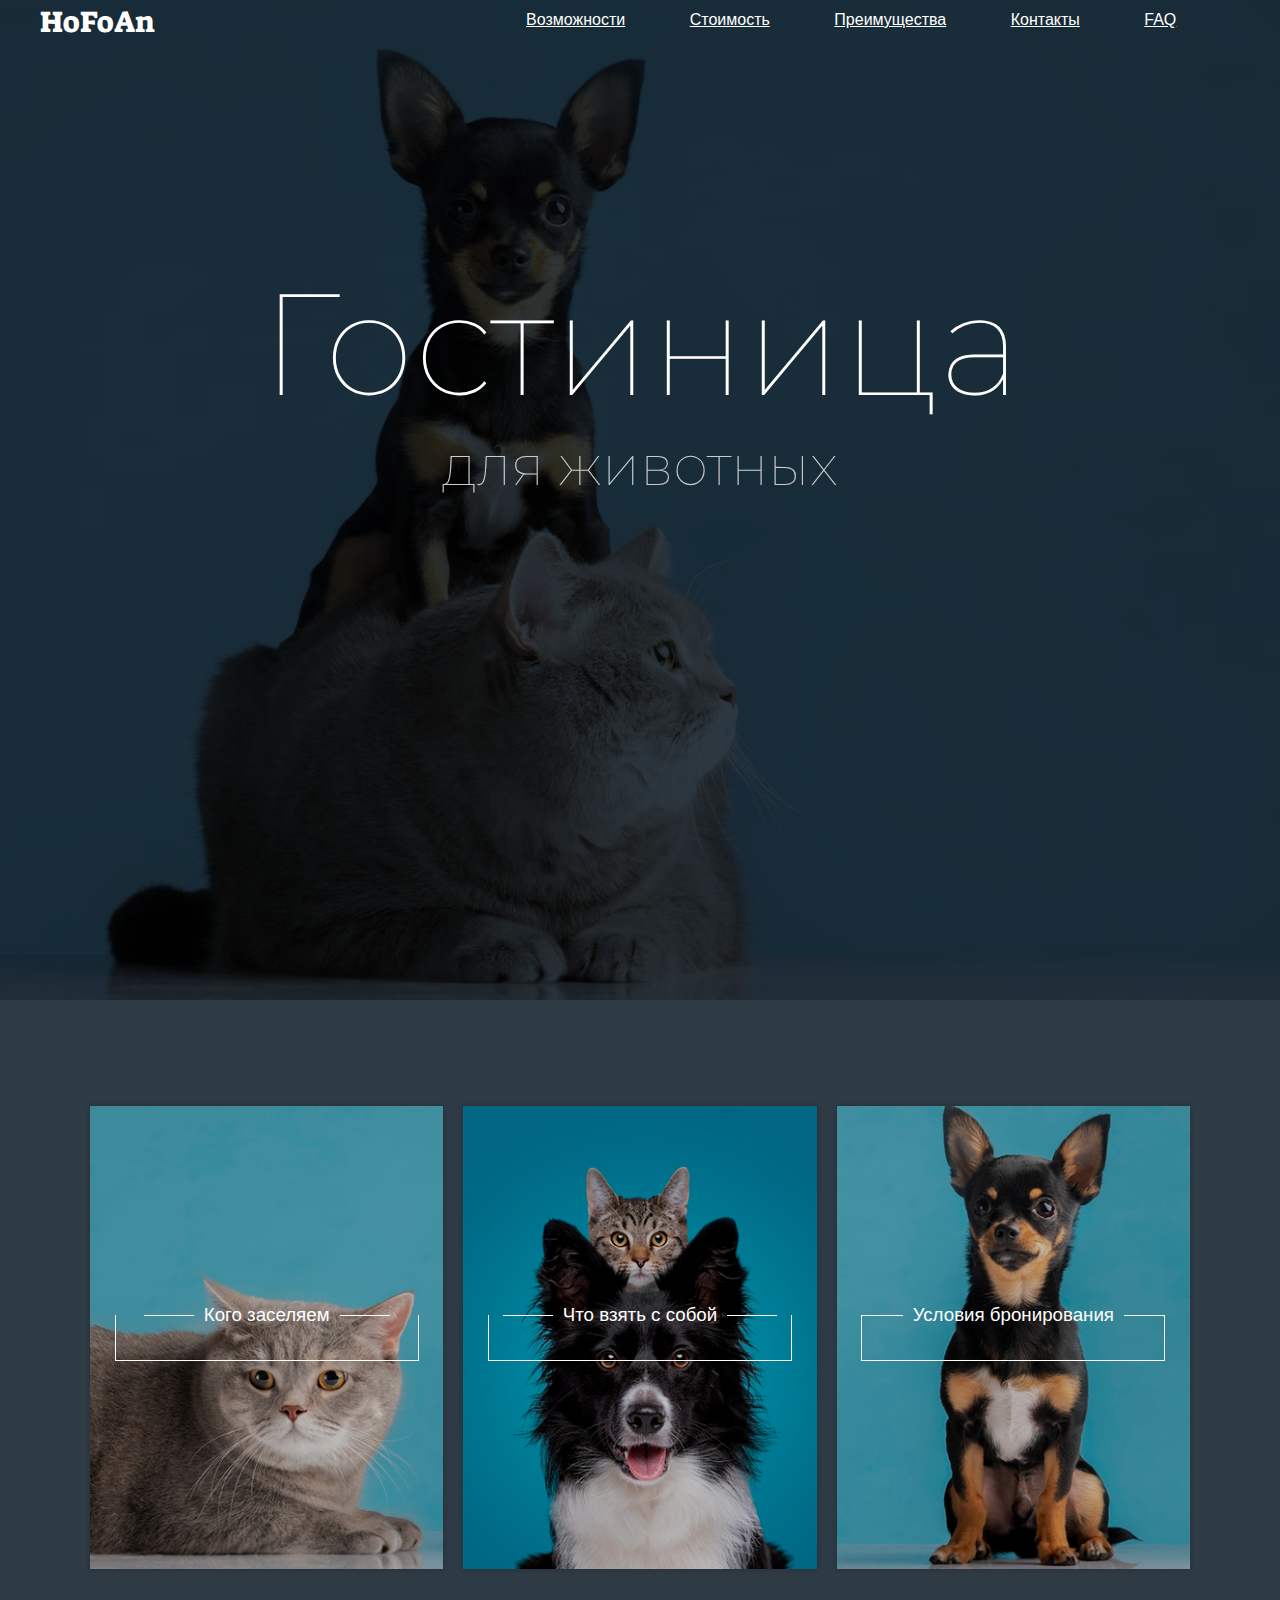
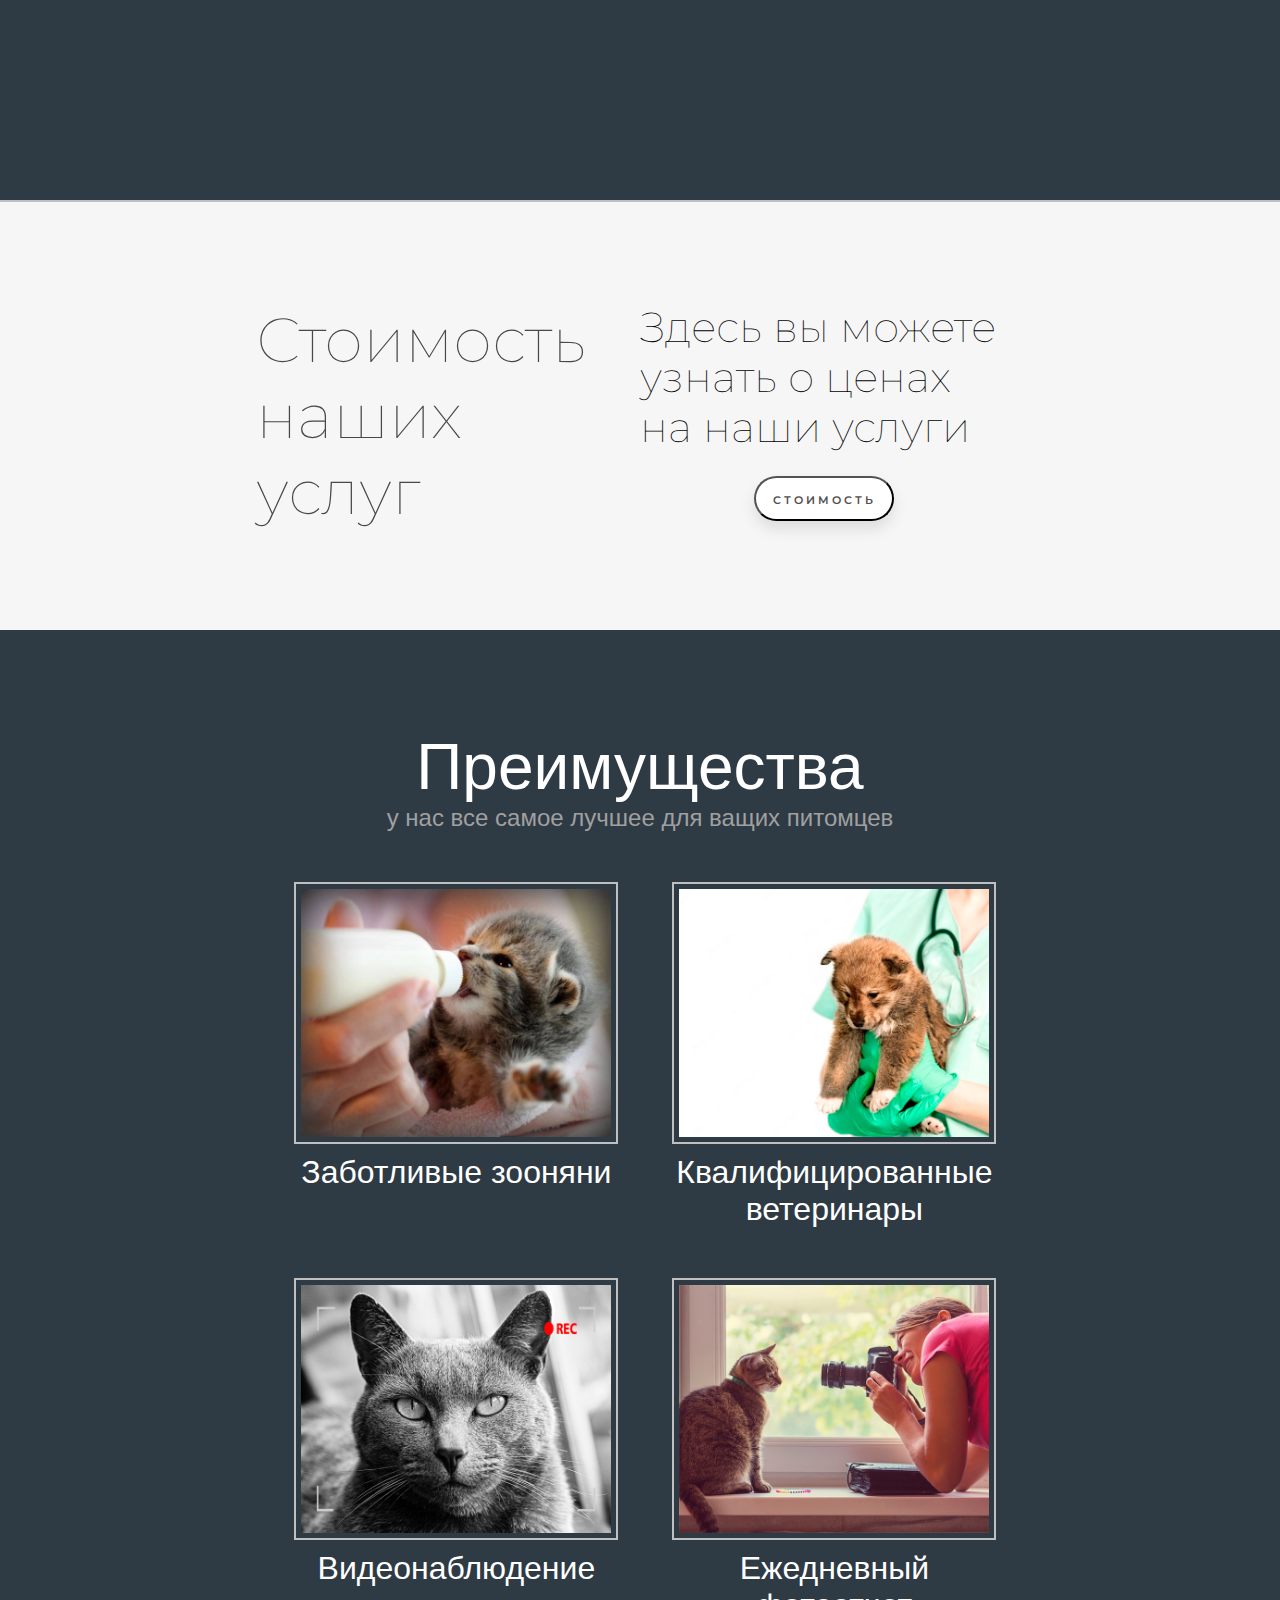
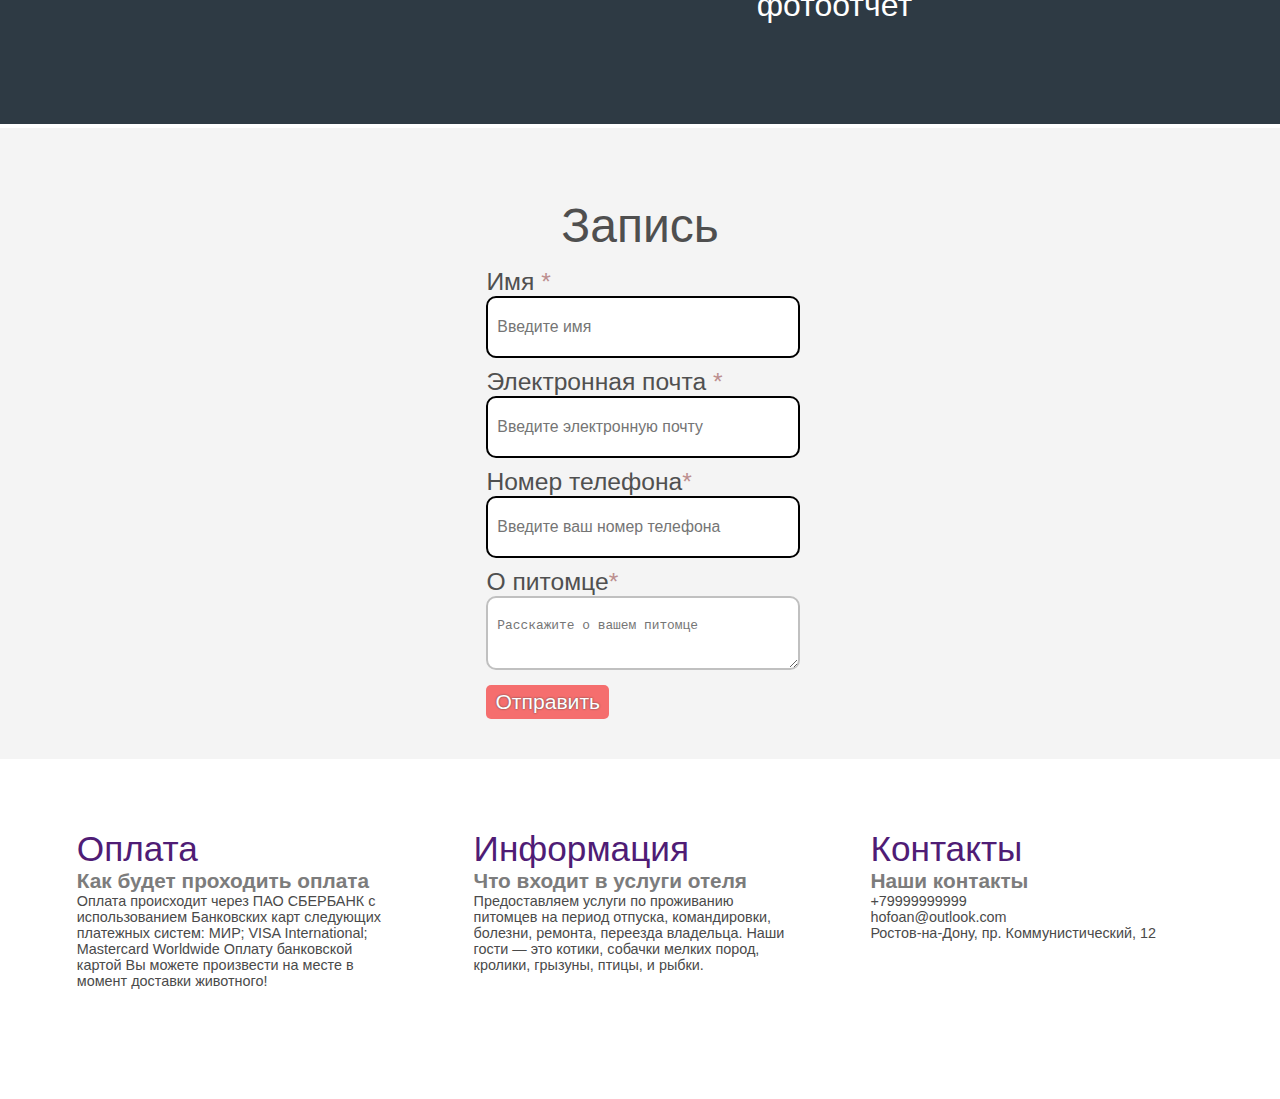
<file: html.html>
<!DOCTYPE html>
<html lang="ru">
<head>
    <meta charset="UTF-8">
    <link rel="stylesheet" href="assets/css/css.css">
    <title>HoFoAn</title>
</head>
<body>
    <header>
        <div id="logo" onclick="slowScroll('#top')">
            <span>HoFoAn</span>
        </div>
        <div Id="about">
            <a href="#" title="Возможности" onclick="slowScroll('#main')">Возможности</a>
            <a href="#" title="Возможности" onclick="slowScroll('#price')">Стоимость</a>
            <a href="#" title="Преимущества" onclick="slowScroll('#overview')">Преимущества</a>
            <a href="#" title="Контакты" onclick="slowScroll('#contacts')">Контакты</a>
            <a href="#" title="Ответы на вопросы" onclick="slowScroll('#faq')">FAQ</a>
        </div>
    </header>
    <div id="top">
        <h1>Гостиница</h1>
        <h3>для животных</h3>
    </div>
    <div id="main">
        <div class="portfolio-wrap">
            <div class="portfolio-item">
                <div class="portfolio-item-wrap">
                    <a href="">
                        <img src="assets/images/bluecat.png">
                        <div class="portfolio-item-inner">
                            <div class="portfolio-heading">
                                <h3>Кого заселяем</h3>
                            </div>
                            <ul>
                                <li>Клинически здоровых домашних питомцев.</li>
                                <li>С любым рационом питания, в том числе натуральным</li>
                                <li>Требующих особый уход НЕ инфекционного происхождения</li>
                                <li>Мы НЕ принимаем питомцев с любыми признаками проявления инфекционных заболеваний
                                </li>
                            </ul>
                        </div>
                    </a>
                </div>
            </div>
            <div class="portfolio-item">
                <div class="portfolio-item-wrap">
                    <a href="">
                        <img src="assets/images/catdog.png">
                        <div class="portfolio-item-inner">
                            <div class="portfolio-heading">
                                <h3>Что взять с собой</h3>
                            </div>
                            <ul>
                                <li>Питомца</li>
                                <li>Корм на период пребывания</li>
                                <li>Миску, совок, лоток или приобрести новые предметы ухода у нас</li>
                                <li>Любимые игрушки, лежанку, домик, когтеточку по желанию</li>
                                <li>Наполнитель на период пребывания или приобрести его у нас</li>
                            </ul>
                        </div>
                    </a>
                </div>
            </div>
            <div class="portfolio-item">
                <div class="portfolio-item-wrap">
                    <a href="">
                        <img src="assets/images/dogdog.png">
                        <div class="portfolio-item-inner">
                            <div class="portfolio-heading">
                                <h3>Условия бронирования</h3>
                            </div>
                            <ul>
                                <li>На сайте онлайн, по телефону</li>
                                <li>Оплата наличными или картой в момент заселения животного</li>
                                <li>Перед бронированием Вы можете совершить гостевой визит</li>
                                <li>Период проживания от 1 дня. День заселения и выселения оплачиваются полной
                                    стоимостью</li>
                            </ul>
                        </div>
                    </a>
                </div>
            </div>
        </div>
    </div>
    <div id="price">
        <div class="intro">
            <h2>Стоимость</h2>
            <h2>наших услуг</h2>
        </div>
        <div class="text">
            <h3>Здесь вы можете узнать о ценах на наши услуги</h3><br>
            <button class="floating-button">Стоимость</button>
        </div>
    </div>
    <div class="modal">
        <div class="modal-content">
            <span class="close-button">×</span>
            <h2>Номер для собак</h2><br>
            <p>от 1 до 10 кг — 600 ₽</p>
            <p>от 10 до 20 кг — 800 ₽</p>
            <p>от 20 до 30 кг — 900 ₽</p>
            <p>от 30 до 40 кг — 1 000 ₽</p><br>
            <h2>Номер для кошек</h2><br>
            <p>Номер стандарт — 300 ₽</p>
            <p>Номер люкс — 700 ₽</p>
            <p>Номер люкс для 2 кошек — 900 ₽</p>
            <p>Номер люкс для 3 кошек — 1 100 ₽</p><br>
            <h2>Номер для грызунов, птиц и т.д.</h2><br>
            <p>Номер стандарт — 300 ₽</p>
        </div>
    </div>
    <div id="overview">
        <h2>Преимущества</h2>
        <h4>у нас все самое лучшее для ващих питомцев</h4>

        <div class="img">
            <img src="assets/images/kotenok.png" alt="">
            <span>Заботливые зооняни</span>
        </div>

        <div class="img">
            <img src="assets/images/vetdog.png" alt="">
            <span>Квалифицированные ветеринары</span>
        </div>

        <div class="img">
            <img src="assets/images/cameracat.png" alt="">
            <span>Видеонаблюдение</span>
        </div>

        <div class="img">
            <img src="assets/images/photocat.png" alt="">
            <span>Ежедневный фотоотчет</span>
        </div>
    </div>

    <div id="contacts">
        <center>
            <h5>Запись</h5>
        </center>
        <form id="form_input">
            <label for="name">Имя <span>*</span></label><br>
            <input type="text" placeholder="Введите имя" name="name" id="name"><br>
            <label for="email">Электронная почта <span>*</span></label><br>
            <input type="text" placeholder="Введите электронную почту" name="email" id="email"><br>
            <label for="message">Номер телефона<span>*</span></label><br>
            <input type="text" placeholder="Введите ваш номер телефона" name="number" id="number"><br>
            <label for="message">О питомце<span>*</span></label><br>
            <textarea placeholder="Расскажите о вашем питомце" name="message" id="message"></textarea><br>
            <div id="mess_send" class="btn">Отправить</div>
        </form>
    </div>

    <div id="faq">
        <div>
            <span class="title">Оплата</span><br>
            <span class="heading">Как будет проходить оплата</span><br>
            <p>Оплата происходит через ПАО СБЕРБАНК с использованием Банковских карт следующих платежных систем:

                МИР;
                VISA International;
                Mastercard Worldwide
                Оплату банковской картой Вы можете произвести на месте в момент доставки животного!</p>
        </div>
        <div>
            <span class="title">Информация</span><br>
            <span class="heading">Что входит в услуги отеля</span><br>
            <p>Предоставляем услуги по проживанию питомцев на период отпуска, командировки, болезни, ремонта, переезда
                владельца.
                Наши гости — это котики, собачки мелких пород, кролики, грызуны, птицы, и рыбки.</p>
        </div>
        <div>
            <span class="title">Контакты</span><br>
            <span class="heading">Наши контакты</span><br>
            <p>+79999999999 <br>
                hofoan@outlook.com <br>
                Ростов-на-Дону, пр. Коммунистический, 12</p>
        </div>
    </div>


    <script src="https://ajax.googleapis.com/ajax/libs/jquery/3.3.1/jquery.min.js"></script>
    <script>
        function slowScroll(id) {
            $('html, body').animate({
                scrollTop: $(id).offset().top
            }, 500);
        }

        $(document).on("scroll", function () {
            if ($(window).scrollTop() === 0)
                $("header").removeClass("fixed");
            else
                $("header").attr("class", "fixed");
        });
    </script>
    <script>
        var modal = document.querySelector(".modal");
        var trigger = document.querySelector(".floating-button");
        var closeButton = document.querySelector(".close-button");

        function toggleModal() {
            modal.classList.toggle("show-modal");
        }

        function windowOnClick(event) {
            if (event.target === modal) {
                toggleModal();
            }
        }

        trigger.addEventListener("click", toggleModal);
        closeButton.addEventListener("click", toggleModal);
        window.addEventListener("click", windowOnClick);
    </script>
</body>
</html>
</file>
<file: assets/css/css.css>
@import url('https://fonts.googleapis.com/css2?family=Montserrat:wght@100;200;600&family=Suez+One&display=swap');

* {
    margin: 0;
    padding: 0;
    outline: none;
    box-sizing: border-box;
}

body,
html {
    width: 100%;
    height: 2000px;
}

body {
    background-color: #ffffff;
    font-family: TrebuchetMS, Helvetica, serif;
}

head {
    width: 100%;
    padding: 10px 0.5% 0px 0.5%;
    background: transparent;
    float: left;
    position: fixed;
}

header #logo {
    color: #fff;
    cursor: pointer;
}

header #logo span {
    font-size: 1.7em;
    line-height: 45px;
    margin-left: 40px;
    font-family: 'Suez One', serif;
}

@media (min-width: 701px) {
    #logo {
        float: left;
        width: 30%;
        font-size: 1.1em;
    }

    #about {
        float: right;
        width: 67%;
    }
}

@media (max-width: 700px) {
    #logo {
        margin-top: 15px;
        width: 100%;
        font-size: 1.5em;
    }

    #about {
        float: left;
        width: 100%;
    }
}

#about {
    text-align: center;
    font-size: 1em;
    line-height: 40px;
    margin-bottom: 10px;
}

#about>a {
    color: white
}

#about>a:hover {
    color: #b0b0b0;
    text-decoration: underline;
}

#about>a:not(:last-child) {
    margin-right: 7%;
}

.fixed {
    z-index: 5000;
    background-color: white;
    border-bottom: 1px solid silver;
    position: fixed;
    top: 0;
    width: 100%;
}

header.fixed #logo {
    color: #343434
}

.fixed #about a {
    color: #343434
}

.fixed #about a:hover {
    color: #7c7c7c
}

#top {
    width: 100%;
    height: 1000px;
    background-image: url('/assets/images/dogcatbackground.png');
    background-blend-mode: multiply;
    background-color: #2e3a44;
    background-size: cover;
    text-align: center;
    color: white;
    font-size: 3em;
}

#top h1 {
    padding-top: 20%;
    font-family: 'Montserrat';
    font-size: 3em;
}

#top h3 {
    color: #ccc;
    font-family: 'Montserrat';
}

#price {
    padding: 100px 20%;
    float: left;
    background-color: #f6f6f6;
    border-top: 2px solid silver;
    color: #484848;
    font-size: 1.3em;
}

#price div {
    width: 48%;
    margin-right: 2%;
    float: left;
}

#price h2 {
    font-size: 3em;
    font-family: 'Montserrat', sans-serif;
}

#price h3 {
    font-family: 'Montserrat', sans-serif;
    font-size: 2em;
    color: #000000;
}


#overview {
    float: left;
    background-image: url('/assets/images/catdogback.png');
    background-blend-mode: multiply;
    background-color: #2e3a44;
    background-size: cover;
    background-attachment: fixed;
    padding: 100px;
    width: 100%;
    text-align: center;
    color: white;
}

#overview h2 {
    font-size: 4em
}

#overview h4 {
    color: #a0a0a0;
    font-size: 1.5em
}

#overview .img {
    float: left;
    width: 30%;
    margin-right: 5%;
    margin-top: 50px;
}

#overview .img:nth-child(odd) {
    margin-left: 18%;
}

#overview img {
    background-color: #2e3a44;
    background-blend-mode: screen;
    padding: 5px;
    border: 2px solid silver;
    float: left;
    width: 100%;
    max-width: 500px;
}

#overview span {
    float: left;
    width: 100%;
    font-size: 2em;
    margin-top: 10px;
}

#contacts {
    width: 100%;
    float: left;
    padding-bottom: 40px;
    padding-top: 70px;
    border-top: 4px solid white;
    background: #f4f4f4;
}

h1,
h2,
h3,
h4,
h5 {
    font-family: 'Helvetica', serif;
    font-weight: lighter;
}

#contacts h5 {
    font-size: 3em;
    color: #4f4f4f
}

#form_input {
    margin-top: 15px;
    width: 35%;
    margin-left: 38%;
    font-size: 1.1em;
}

#form_input label {
    color: #505050;
    cursor: pointer;
    font-size: 1.4em;
    font-family: 'Helvetica', serif;
}

#form_input label>span {
    color: rosybrown;
}

#form_input input,
#form_input textarea {
    margin-bottom: 10px;
    width: 70%;
    padding: 20px 2%;
    border-radius: 10px;
    border: 2px solid silver;
    font-size: 0.9em;
    color: #4a4a4a;
}

#form_input input,
#form_input textarea:focus {
    border-color: black;
}

.btn {
    float: left;
    border-radius: 5px;
    padding: 5px 9px;
    font-size: 1.2em;
    background-color: #f56e6e;
    text-shadow: #454545 0 0 2px;
    cursor: pointer;
    color: white;
    font-family: 'Helvetica', serif;
}

.btn:hover {
    background-color: crimson;
}

#faq {
    background-color: white;
    border-top: 2px #7c7c7c;
    width: 100%;
    float: left;
    padding-top: 70px;
    padding-bottom: 70px;
}

#faq div {
    width: 25%;
    margin-left: 6%;
    float: left;
}

#faq .title {
    font-weight: lighter;
    color: #4f1c75;
    margin-bottom: 20px;
    font-size: 2.2em;
}

#faq .heading {
    color: #7c7c7c;
    font-size: 1.3em;
    font-weight: bold;
}

#faq p {
    font-family: Helvetica, sans-serif;
    -webkit-font-smoothing: antialiased;
    color: #4a4a4a;
    font-size: 0.9em;
    margin-bottom: 40px;
}

#main {
    width: 100%;
    height: 800px;
    background-image: url("https://phonoteka.org/uploads/posts/2022-01/1642689598_1-phonoteka-org-p-fon-dlya-prezentatsii-zhivotnie-1.jpg");
    background-blend-mode: multiply;
    background-color: #2e3a44;
    background-size: cover;
    background-attachment: fixed;
}

.floating-button {
    text-decoration: none;
    width: 140px;
    height: 45px;
    line-height: 45px;
    border-radius: 45px;
    font-family: 'Montserrat', sans-serif;
    font-size: 11px;
    text-transform: uppercase;
    text-align: center;
    letter-spacing: 3px;
    font-weight: 600;
    color: #524f4e;
    background: white;
    box-shadow: 0 8px 15px rgba(0, 0, 0, .1);
    transition: .3s;
    margin: 0 auto;
    display: block;
}

.floating-button:hover {
    background: #d32ee5;
    box-shadow: 0 15px 20px rgba(168, 46, 229, 0.4);
    color: white;
    transform: translateY(-7px);
}

.modal {
    position: fixed;
    left: 0;
    top: 0;
    width: 100%;
    height: 100%;
    background-color: rgba(0, 0, 0, 0.5);
    opacity: 0;
    visibility: hidden;
    transform: scale(1.1);
    transition: visibility 0s linear 0.25s, opacity 0.25s 0s, transform 0.25s;
}

.modal-content {
    position: absolute;
    top: 50%;
    left: 50%;
    transform: translate(-50%, -50%);
    background-color: white;
    padding: 1rem 1.5rem;
    width: 24rem;
    border-radius: 0.5rem;
}

.modal p {
    font-family: 'Montserrat', sans-serif;
    font-weight: 900;
    color: #6e6e6e;
}

.close-button {
    float: right;
    width: 1.5rem;
    line-height: 1.5rem;
    text-align: center;
    cursor: pointer;
    border-radius: 0.25rem;
    background-color: lightgray;
}

.close-button:hover {
    background-color: darkgray;
}

.show-modal {
    opacity: 1;
    visibility: visible;
    transform: scale(1.0);
    transition: visibility 0s linear 0s, opacity 0.25s 0s, transform 0.25s;
}

.portfolio-wrap {
    max-width: 1120px;
    margin: 0 auto;
    display: flex;
    justify-content: center;
    padding-top: 7.5%;
}

.portfolio-item {
    padding: 10px;
}

.portfolio-item a {
    display: block;
    text-decoration: none;
    color: white;
}

.portfolio-item-wrap {
    position: relative;
    overflow: hidden;
    text-align: center;
    box-shadow: 0 0 5px rgba(0, 0, 0, .2);
    background: black;
    color: white;
}

.portfolio-item img {
    display: block;
    width: 100%;
    opacity: .75;
    transition: .5s ease-in-out;
}

.portfolio-item-inner {
    position: absolute;
    top: 45%;
    left: 7%;
    right: 7%;
    bottom: 45%;
    border: 1px solid white;
    border-width: 0 1px 1px;
    transition: .4s ease-in-out;
}

.portfolio-heading {
    overflow: hidden;
    transform: translateY(-50%);
}

.portfolio-heading h3 {
    font-family: 'Pattaya', sans-serif;
    font-weight: normal;
    display: table;
    margin: 0 auto;
    padding: 0 10px;
    position: relative;
}

.portfolio-heading h3:before,
.portfolio-heading h3:after {
    content: "";
    position: absolute;
    top: 50%;
    width: 50px;
    height: 1px;
    background: white;
}

.portfolio-heading h3:before {
    left: -50px;
}

.portfolio-heading h3:after {
    right: -50px;
}

.portfolio-item-inner ul {
    position: absolute;
    top: 50%;
    width: 100%;
    transform: translateY(-50%);
    padding: 0 20px;
    opacity: 0;
    list-style: none;
    font-family: 'Raleway', sans-serif;
    transition: .4s ease-in-out;
}

.portfolio-item-inner li {
    position: relative;
    font-size: 12px;
    padding: 10px 0;
    margin-bottom: 4px;
}

.portfolio-item-inner li:after {
    content: "";
    position: absolute;
    left: 50%;
    margin-left: -2px;
    bottom: -4px;
    width: 4px;
    height: 4px;
    border-radius: 50%;
    background: white;
    box-shadow: 10px 0 0 white, -10px 0 0 white;
}

.portfolio-item-inner li:last-child:after {
    content: none;
}

.portfolio-item:hover img {
    opacity: 0.45;
    transform: scale(1.1);
}

.portfolio-item:hover .portfolio-item-inner {
    top: 7%;
    bottom: 7%;
}

.portfolio-item:hover ul {
    opacity: 1;
    transition-delay: .5s;
}
</file>
